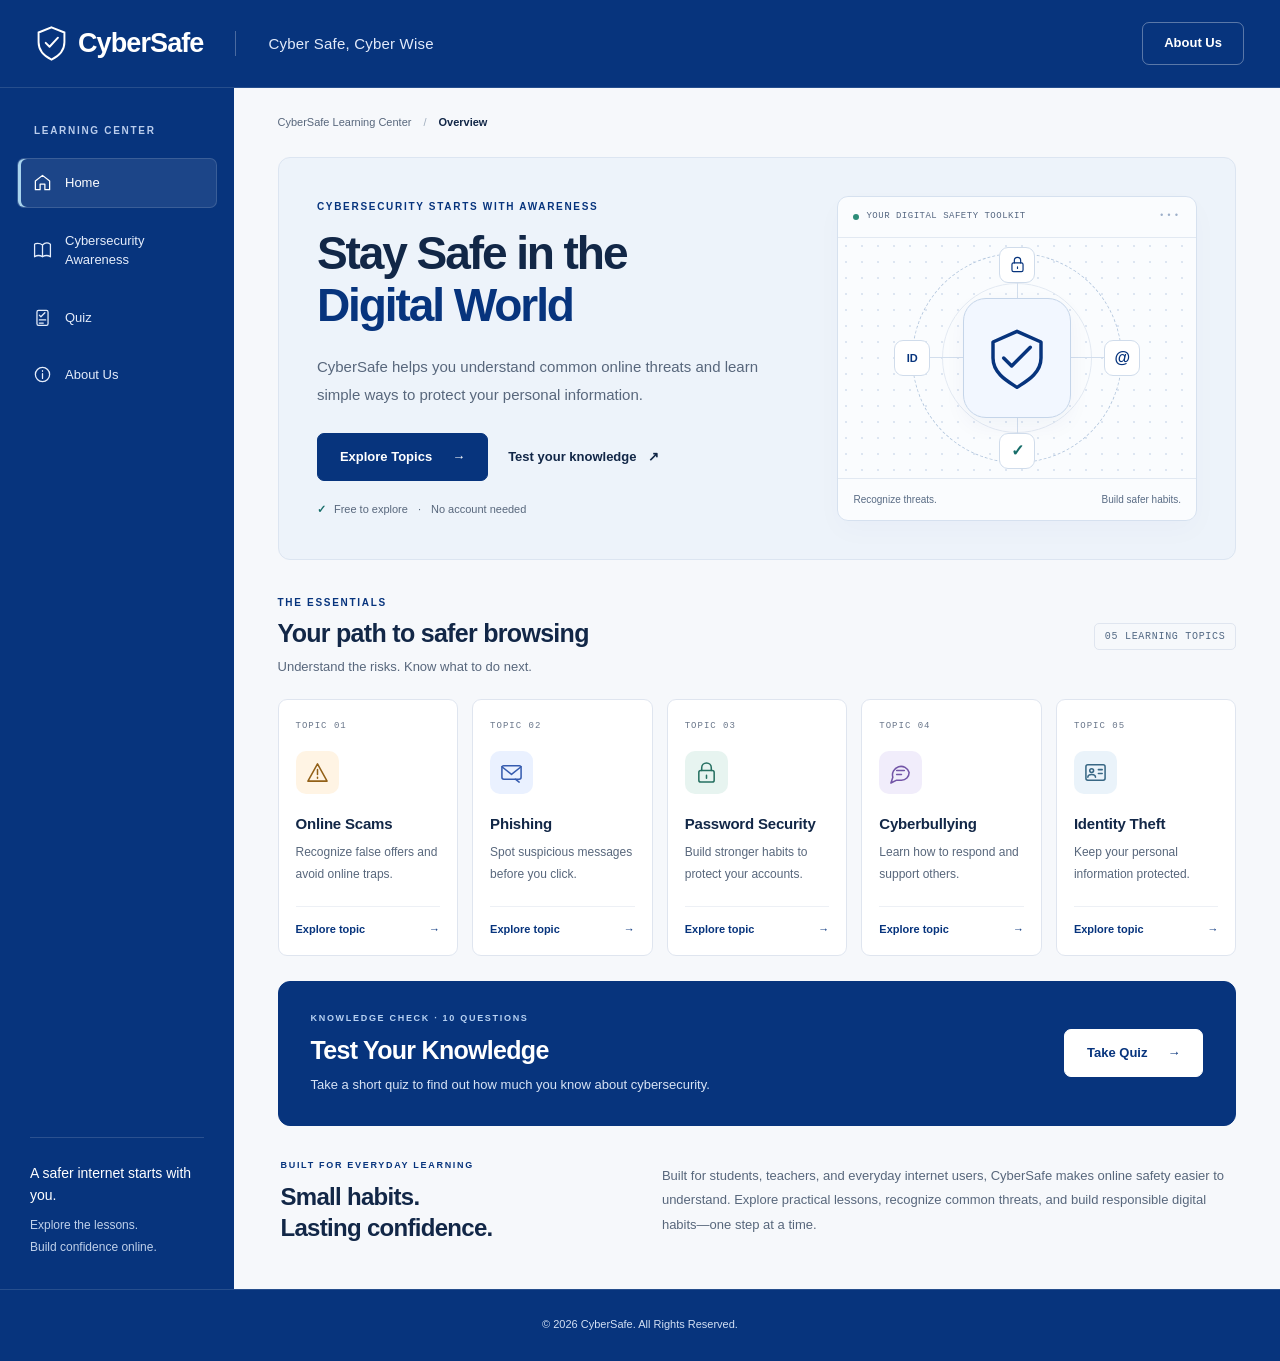
<file: index.html>
<!doctype html>
<html lang="en">
  <head>
    <meta charset="UTF-8" />
    <meta name="viewport" content="width=device-width, initial-scale=1.0" />
    <meta
      name="description"
      content="CyberSafe helps students, teachers, and internet users recognize online threats and practice safer digital habits."
    />
    <title>Home | CyberSafe</title>
    <link rel="icon" href="assets/images/logo.svg" type="image/svg+xml" />
    <link rel="stylesheet" href="assets/css/style.css" />
    <script src="assets/js/script.js" defer></script>
  </head>
  <body>
    <a class="skip-link" href="#main-content">Skip to main content</a>
    <header class="site-header">
      <a class="brand" href="index.html"
        ><img
          src="assets/images/logo.svg"
          alt=""
          width="31"
          height="37"
        />CyberSafe</a
      >
      <span class="tagline">Cyber Safe, Cyber Wise</span>
      <a class="header-about" href="about.html">About Us</a>
      <button
        class="menu-toggle"
        type="button"
        aria-controls="primary-navigation"
        aria-expanded="false"
      >
        ☰ <span>Menu</span>
      </button>
    </header>
    <div class="site-layout">
      <aside class="sidebar" id="primary-navigation">
        <p class="nav-caption">Learning center</p>
        <nav aria-label="Primary navigation">
          <a class="nav-link" href="index.html" aria-current="page"
            ><svg
              viewBox="0 0 24 24"
              fill="none"
              stroke="currentColor"
              stroke-width="1.6"
              stroke-linecap="round"
              stroke-linejoin="round"
              aria-hidden="true"
            >
              <path d="m3 10 9-7 9 7v11h-6v-7H9v7H3Z" /></svg
            ><span>Home</span></a
          >
          <a class="nav-link" href="awareness.html"
            ><svg
              viewBox="0 0 24 24"
              fill="none"
              stroke="currentColor"
              stroke-width="1.6"
              stroke-linecap="round"
              stroke-linejoin="round"
              aria-hidden="true"
            >
              <path
                d="M12 5C8 2 3 3 2 4v16c3-2 7-2 10 0 3-2 7-2 10 0V4c-3-2-7-2-10 1Zm0 0v15"
              /></svg
            ><span>Cybersecurity Awareness</span></a
          >
          <a class="nav-link" href="quiz.html"
            ><svg
              viewBox="0 0 24 24"
              fill="none"
              stroke="currentColor"
              stroke-width="1.6"
              stroke-linecap="round"
              stroke-linejoin="round"
              aria-hidden="true"
            >
              <rect x="5" y="3" width="14" height="19" rx="2" />
              <path d="m8 9 2 2 5-5M8 15h8m-8 4h5" /></svg
            ><span>Quiz</span></a
          >
          <a class="nav-link" href="about.html"
            ><svg
              viewBox="0 0 24 24"
              fill="none"
              stroke="currentColor"
              stroke-width="1.6"
              stroke-linecap="round"
              stroke-linejoin="round"
              aria-hidden="true"
            >
              <circle cx="12" cy="12" r="9" />
              <path d="M12 11v6m0-10v1" /></svg
            ><span>About Us</span></a
          >
        </nav>
        <p class="sidebar-note">
          <strong>A safer internet starts with you.</strong>Explore the
          lessons.<br />Build confidence online.
        </p>
      </aside>
      <main id="main-content" tabindex="-1">
        <div class="content">
          <div class="page-context">
            <span>CyberSafe Learning Center</span
            ><span class="context-divider" aria-hidden="true">/</span
            ><span>Overview</span>
          </div>
          <section class="hero" aria-labelledby="hero-title">
            <div>
              <p class="eyebrow">Cybersecurity starts with awareness</p>
              <h1 id="hero-title">
                Stay Safe in the<br /><span class="heading-accent"
                  >Digital World</span
                >
              </h1>
              <p class="intro">
                CyberSafe helps you understand common online threats and learn
                simple ways to protect your personal information.
              </p>
              <div class="hero-actions">
                <a class="button" href="awareness.html"
                  >Explore Topics <span aria-hidden="true">→</span></a
                ><a class="text-button" href="quiz.html"
                  >Test your knowledge <span aria-hidden="true">↗</span></a
                >
              </div>
              <p class="hero-note">
                <span aria-hidden="true">✓</span> Free to explore
                <span class="note-divider" aria-hidden="true">·</span> No
                account needed
              </p>
            </div>
            <div class="hero-art" aria-hidden="true">
              <div class="art-topline">
                <span class="art-dot"></span> YOUR DIGITAL SAFETY TOOLKIT
                <span class="art-window-dots">•••</span>
              </div>
              <div class="security-diagram">
                <span class="diagram-orbit"></span
                ><span class="diagram-orbit inner"></span
                ><span class="diagram-connection horizontal"></span
                ><span class="diagram-connection vertical"></span>
                <div class="hero-ring">
                  <svg
                    viewBox="0 0 24 24"
                    fill="none"
                    stroke="currentColor"
                    stroke-width="1.3"
                    stroke-linecap="round"
                    stroke-linejoin="round"
                  >
                    <path d="m12 2 9 4v6c0 6-6 9-9 11-3-2-9-5-9-11V6Z" />
                    <path d="m7 12 3 3 7-7" />
                  </svg>
                </div>
                <span class="diagram-node node-lock"
                  ><svg
                    viewBox="0 0 24 24"
                    fill="none"
                    stroke="currentColor"
                    stroke-width="1.5"
                    stroke-linecap="round"
                    stroke-linejoin="round"
                  >
                    <rect x="5" y="10" width="14" height="11" rx="2" />
                    <path d="M8 10V7a4 4 0 0 1 8 0v3m-4 5v2" /></svg></span
                ><span class="diagram-node node-mail">@</span
                ><span class="diagram-node node-id">ID</span
                ><span class="diagram-node node-check">✓</span>
              </div>
              <div class="art-bottomline">
                <span>Recognize threats.</span><span>Build safer habits.</span>
              </div>
            </div>
          </section>
          <section class="topics-section" aria-labelledby="topics-title">
            <div class="section-heading">
              <div>
                <p class="eyebrow">The essentials</p>
                <h2 id="topics-title">Your path to safer browsing</h2>
                <p class="section-description">
                  Understand the risks. Know what to do next.
                </p>
              </div>
              <span class="section-count">05 learning topics</span>
            </div>
            <div class="topics">
              <a class="topic-card topic-1" href="awareness.html#online-scams"
                ><span class="topic-number">TOPIC 01</span
                ><span class="icon-box"
                  ><svg
                    viewBox="0 0 24 24"
                    fill="none"
                    stroke="currentColor"
                    stroke-width="1.6"
                    stroke-linecap="round"
                    stroke-linejoin="round"
                    aria-hidden="true"
                  >
                    <path d="m12 3 10 18H2L12 3Zm0 6v5m0 3v1" /></svg
                ></span>
                <h3>Online Scams</h3>
                <p>Recognize false offers and avoid online traps.</p>
                <span class="card-link"
                  >Explore topic <span aria-hidden="true">→</span></span
                ></a
              ><a class="topic-card topic-2" href="awareness.html#phishing"
                ><span class="topic-number">TOPIC 02</span
                ><span class="icon-box"
                  ><svg
                    viewBox="0 0 24 24"
                    fill="none"
                    stroke="currentColor"
                    stroke-width="1.6"
                    stroke-linecap="round"
                    stroke-linejoin="round"
                    aria-hidden="true"
                  >
                    <rect x="2" y="5" width="20" height="14" rx="2" />
                    <path d="m2 6 10 8L22 6m-6 13 4 3" /></svg
                ></span>
                <h3>Phishing</h3>
                <p>Spot suspicious messages before you click.</p>
                <span class="card-link"
                  >Explore topic <span aria-hidden="true">→</span></span
                ></a
              ><a
                class="topic-card topic-3"
                href="awareness.html#password-security"
                ><span class="topic-number">TOPIC 03</span
                ><span class="icon-box"
                  ><svg
                    viewBox="0 0 24 24"
                    fill="none"
                    stroke="currentColor"
                    stroke-width="1.6"
                    stroke-linecap="round"
                    stroke-linejoin="round"
                    aria-hidden="true"
                  >
                    <rect x="4" y="10" width="16" height="12" rx="2" />
                    <path d="M7 10V7a5 5 0 0 1 10 0v3m-5 5v3" /></svg
                ></span>
                <h3>Password Security</h3>
                <p>Build stronger habits to protect your accounts.</p>
                <span class="card-link"
                  >Explore topic <span aria-hidden="true">→</span></span
                ></a
              ><a class="topic-card topic-4" href="awareness.html#cyberbullying"
                ><span class="topic-number">TOPIC 04</span
                ><span class="icon-box"
                  ><svg
                    viewBox="0 0 24 24"
                    fill="none"
                    stroke="currentColor"
                    stroke-width="1.6"
                    stroke-linecap="round"
                    stroke-linejoin="round"
                    aria-hidden="true"
                  >
                    <path d="M21 12a8 8 0 0 1-8 8H8l-6 3 2-6a8 8 0 1 1 17-5Z" />
                    <path d="M8 10h8m-8 4h5" /></svg
                ></span>
                <h3>Cyberbullying</h3>
                <p>Learn how to respond and support others.</p>
                <span class="card-link"
                  >Explore topic <span aria-hidden="true">→</span></span
                ></a
              ><a
                class="topic-card topic-5"
                href="awareness.html#identity-theft"
                ><span class="topic-number">TOPIC 05</span
                ><span class="icon-box"
                  ><svg
                    viewBox="0 0 24 24"
                    fill="none"
                    stroke="currentColor"
                    stroke-width="1.6"
                    stroke-linecap="round"
                    stroke-linejoin="round"
                    aria-hidden="true"
                  >
                    <rect x="2" y="4" width="20" height="16" rx="2" />
                    <circle cx="8" cy="10" r="2" />
                    <path d="M4 17c0-4 8-4 8 0m3-8h4m-4 4h4" /></svg
                ></span>
                <h3>Identity Theft</h3>
                <p>Keep your personal information protected.</p>
                <span class="card-link"
                  >Explore topic <span aria-hidden="true">→</span></span
                ></a
              >
            </div>
          </section>
          <section class="quiz-cta" aria-labelledby="quiz-title">
            <div>
              <p class="eyebrow">Knowledge check · 10 questions</p>
              <h2 id="quiz-title">Test Your Knowledge</h2>
              <p>
                Take a short quiz to find out how much you know about
                cybersecurity.
              </p>
            </div>
            <a class="button" href="quiz.html"
              >Take Quiz <span aria-hidden="true">→</span></a
            >
          </section>
          <section class="purpose" aria-labelledby="purpose-title">
            <div>
              <p class="eyebrow">Built for everyday learning</p>
              <h2 id="purpose-title">
                Small habits.<br />
                Lasting confidence.
              </h2>
            </div>
            <p>
              Built for students, teachers, and everyday internet users,
              CyberSafe makes online safety easier to understand. Explore
              practical lessons, recognize common threats, and build responsible
              digital habits—one step at a time.
            </p>
          </section>
        </div>
      </main>
    </div>
    <footer class="site-footer">© 2026 CyberSafe. All Rights Reserved.</footer>
  </body>
</html>
</file>
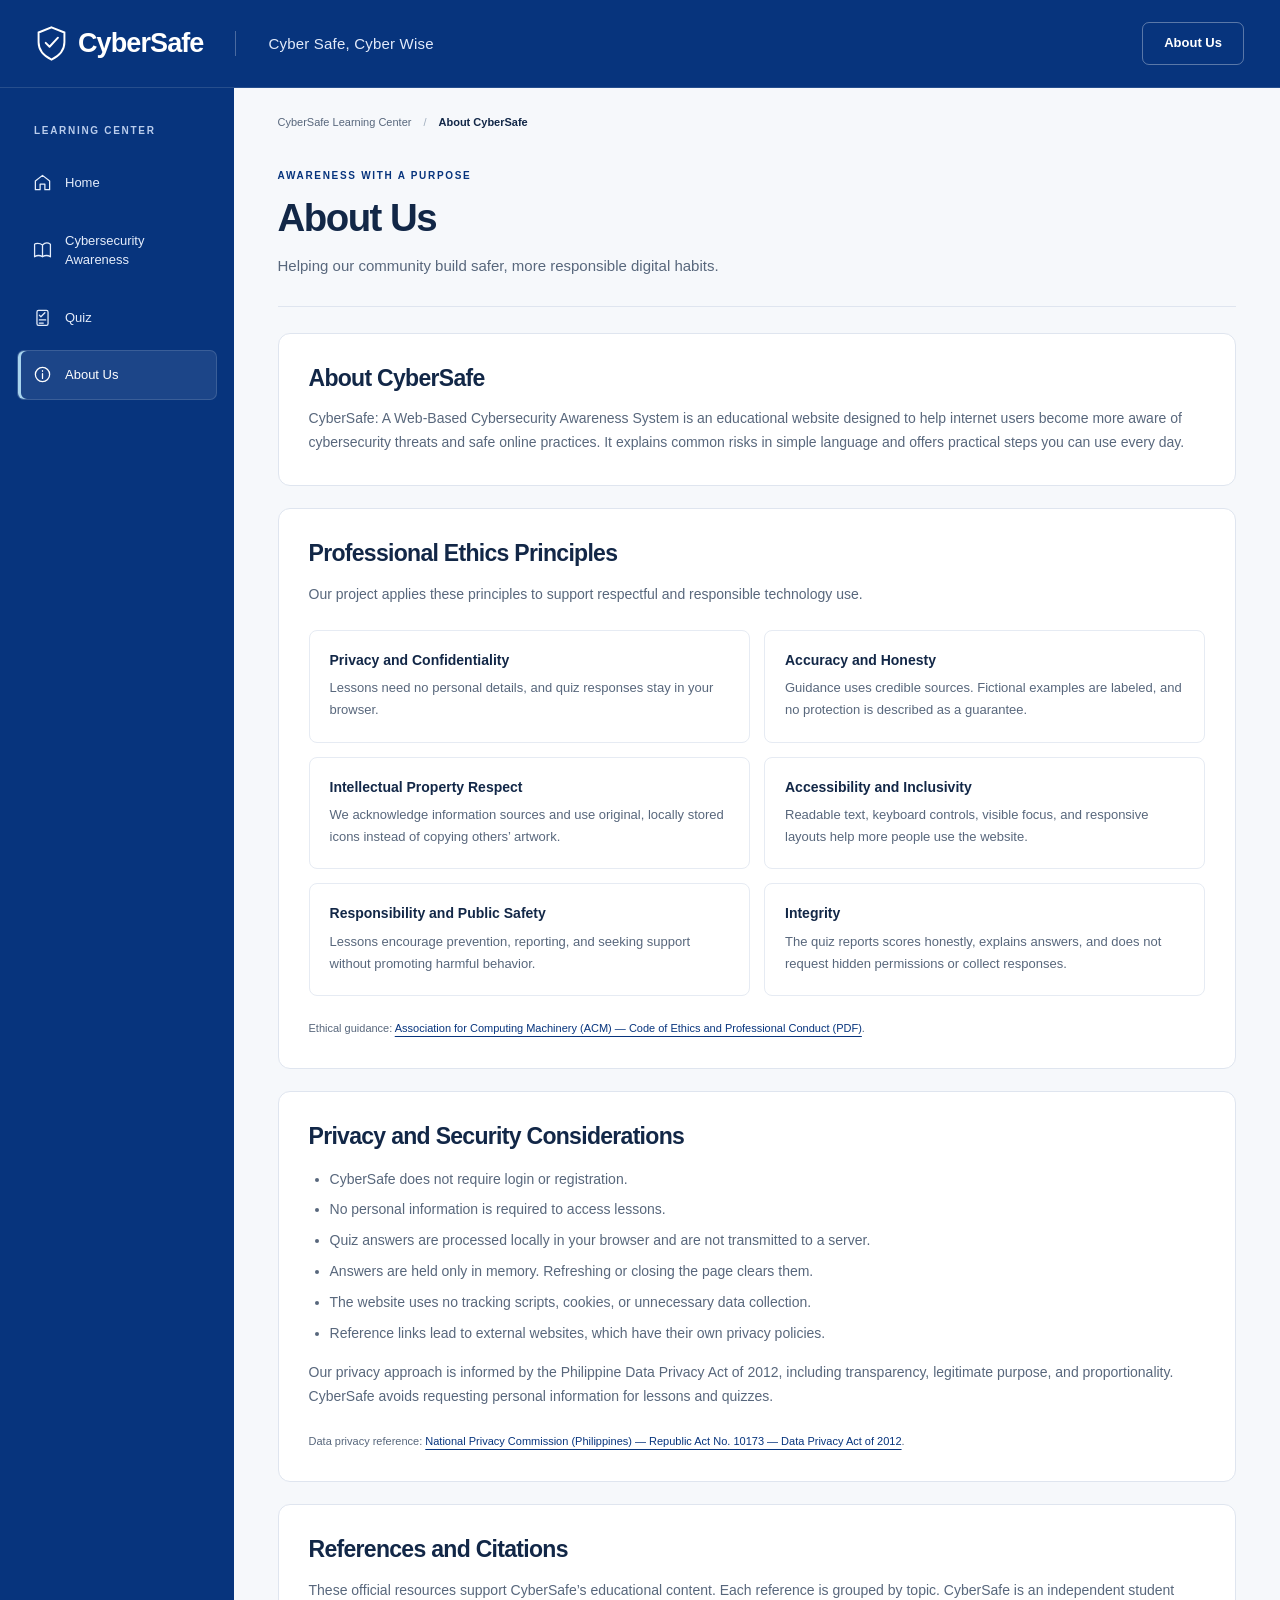
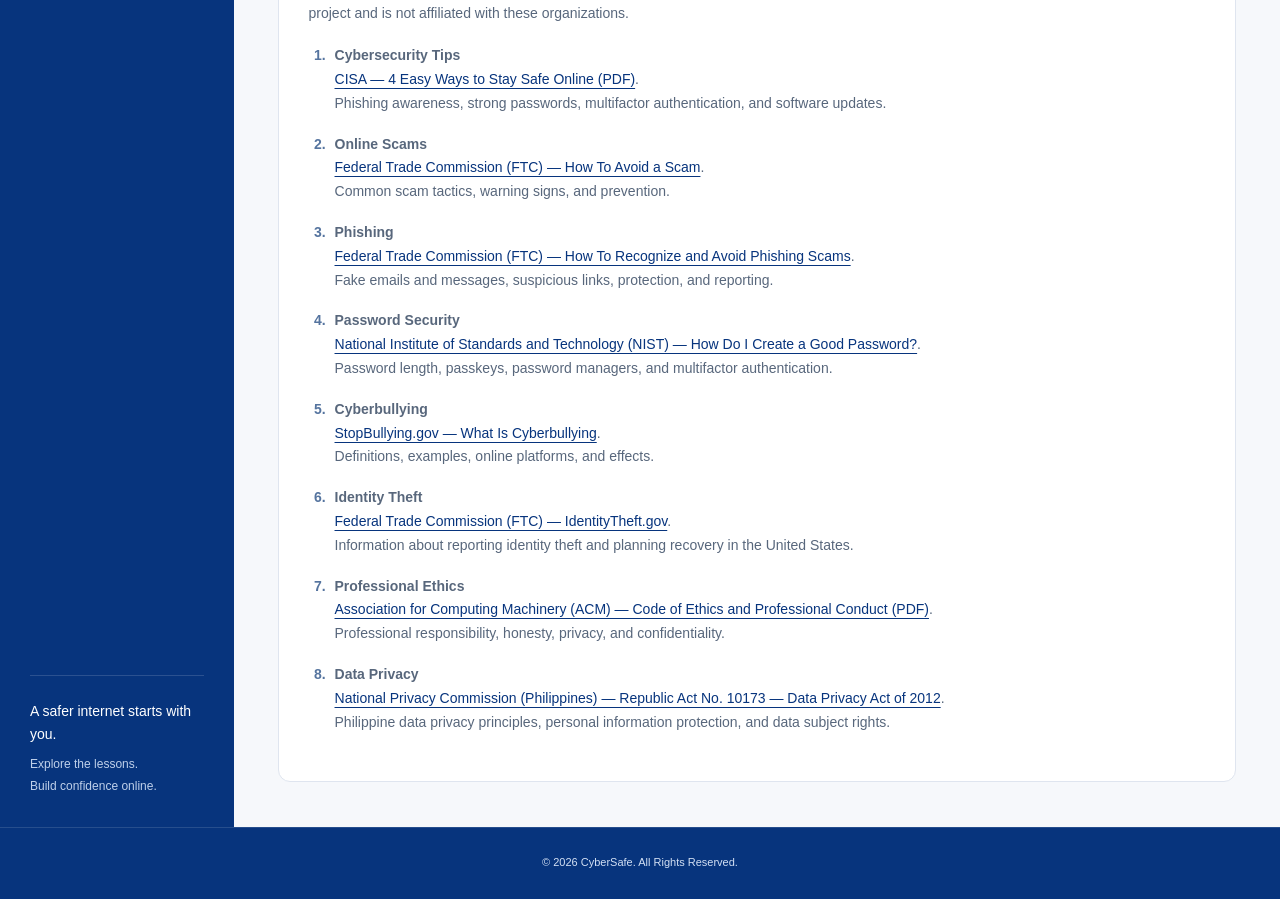
<file: about.html>
<!doctype html>
<html lang="en">
  <head>
    <meta charset="UTF-8" />
    <meta name="viewport" content="width=device-width, initial-scale=1.0" />
    <meta
      name="description"
      content="CyberSafe helps students, teachers, and internet users recognize online threats and practice safer digital habits."
    />
    <title>About Us | CyberSafe</title>
    <link rel="icon" href="assets/images/logo.svg" type="image/svg+xml" />
    <link rel="stylesheet" href="assets/css/style.css" />
    <script src="assets/js/script.js" defer></script>
  </head>
  <body>
    <a class="skip-link" href="#main-content">Skip to main content</a>
    <header class="site-header">
      <a class="brand" href="index.html"
        ><img
          src="assets/images/logo.svg"
          alt=""
          width="31"
          height="37"
        />CyberSafe</a
      >
      <span class="tagline">Cyber Safe, Cyber Wise</span>
      <a class="header-about" href="about.html">About Us</a>
      <button
        class="menu-toggle"
        type="button"
        aria-controls="primary-navigation"
        aria-expanded="false"
      >
        ☰ <span>Menu</span>
      </button>
    </header>
    <div class="site-layout">
      <aside class="sidebar" id="primary-navigation">
        <p class="nav-caption">Learning center</p>
        <nav aria-label="Primary navigation">
          <a class="nav-link" href="index.html"
            ><svg
              viewBox="0 0 24 24"
              fill="none"
              stroke="currentColor"
              stroke-width="1.6"
              stroke-linecap="round"
              stroke-linejoin="round"
              aria-hidden="true"
            >
              <path d="m3 10 9-7 9 7v11h-6v-7H9v7H3Z" /></svg
            ><span>Home</span></a
          >
          <a class="nav-link" href="awareness.html"
            ><svg
              viewBox="0 0 24 24"
              fill="none"
              stroke="currentColor"
              stroke-width="1.6"
              stroke-linecap="round"
              stroke-linejoin="round"
              aria-hidden="true"
            >
              <path
                d="M12 5C8 2 3 3 2 4v16c3-2 7-2 10 0 3-2 7-2 10 0V4c-3-2-7-2-10 1Zm0 0v15"
              /></svg
            ><span>Cybersecurity Awareness</span></a
          >
          <a class="nav-link" href="quiz.html"
            ><svg
              viewBox="0 0 24 24"
              fill="none"
              stroke="currentColor"
              stroke-width="1.6"
              stroke-linecap="round"
              stroke-linejoin="round"
              aria-hidden="true"
            >
              <rect x="5" y="3" width="14" height="19" rx="2" />
              <path d="m8 9 2 2 5-5M8 15h8m-8 4h5" /></svg
            ><span>Quiz</span></a
          >
          <a class="nav-link" href="about.html" aria-current="page"
            ><svg
              viewBox="0 0 24 24"
              fill="none"
              stroke="currentColor"
              stroke-width="1.6"
              stroke-linecap="round"
              stroke-linejoin="round"
              aria-hidden="true"
            >
              <circle cx="12" cy="12" r="9" />
              <path d="M12 11v6m0-10v1" /></svg
            ><span>About Us</span></a
          >
        </nav>
        <p class="sidebar-note">
          <strong>A safer internet starts with you.</strong>Explore the
          lessons.<br />Build confidence online.
        </p>
      </aside>
      <main id="main-content" tabindex="-1">
        <div class="content">
          <div class="page-context">
            <span>CyberSafe Learning Center</span
            ><span class="context-divider" aria-hidden="true">/</span
            ><span>About CyberSafe</span>
          </div>
          <header class="page-heading">
            <p class="eyebrow">Awareness with a purpose</p>
            <h1>About Us</h1>
            <p class="intro">
              Helping our community build safer, more responsible digital
              habits.
            </p>
          </header>
          <div class="about-stack">
            <section class="panel">
              <h2>About CyberSafe</h2>
              <p>
                CyberSafe: A Web-Based Cybersecurity Awareness System is an
                educational website designed to help internet users become more
                aware of cybersecurity threats and safe online practices. It
                explains common risks in simple language and offers practical
                steps you can use every day.
              </p>
            </section>
            
            <section class="panel">
              <h2>Professional Ethics Principles</h2>
              <p>
                Our project applies these principles to support respectful and
                responsible technology use.
              </p>
              <div class="ethics-grid">
                <div>
                  <h3>Privacy and Confidentiality</h3>
                  <p>
                    Lessons need no personal details, and quiz responses stay in
                    your browser.
                  </p>
                </div>
                <div>
                  <h3>Accuracy and Honesty</h3>
                  <p>
                    Guidance uses credible sources. Fictional examples are
                    labeled, and no protection is described as a guarantee.
                  </p>
                </div>
                <div>
                  <h3>Intellectual Property Respect</h3>
                  <p>
                    We acknowledge information sources and use original, locally
                    stored icons instead of copying others’ artwork.
                  </p>
                </div>
                <div>
                  <h3>Accessibility and Inclusivity</h3>
                  <p>
                    Readable text, keyboard controls, visible focus, and
                    responsive layouts help more people use the website.
                  </p>
                </div>
                <div>
                  <h3>Responsibility and Public Safety</h3>
                  <p>
                    Lessons encourage prevention, reporting, and seeking support
                    without promoting harmful behavior.
                  </p>
                </div>
                <div>
                  <h3>Integrity</h3>
                  <p>
                    The quiz reports scores honestly, explains answers, and does
                    not request hidden permissions or collect responses.
                  </p>
                </div>
              </div>
              <p class="source">
                Ethical guidance:
                <a
                  href="https://www.acm.org/binaries/content/assets/about/acm-code-of-ethics-and-professional-conduct.pdf"
                  >Association for Computing Machinery (ACM) — Code of Ethics
                  and Professional Conduct (PDF)</a
                >.
              </p>
            </section>
            <section class="panel">
              <h2>Privacy and Security Considerations</h2>
              <ul>
                <li>CyberSafe does not require login or registration.</li>
                <li>No personal information is required to access lessons.</li>
                <li>
                  Quiz answers are processed locally in your browser and are not
                  transmitted to a server.
                </li>
                <li>
                  Answers are held only in memory. Refreshing or closing the
                  page clears them.
                </li>
                <li>
                  The website uses no tracking scripts, cookies, or unnecessary
                  data collection.
                </li>
                <li>
                  Reference links lead to external websites, which have their
                  own privacy policies.
                </li>
              </ul>
              <p>
                Our privacy approach is informed by the Philippine Data Privacy
                Act of 2012, including transparency, legitimate purpose, and
                proportionality. CyberSafe avoids requesting personal
                information for lessons and quizzes.
              </p>
              <p class="source">
                Data privacy reference:
                <a href="https://privacy.gov.ph/data-privacy-act/"
                  >National Privacy Commission (Philippines) — Republic Act No.
                  10173 — Data Privacy Act of 2012</a
                >.
              </p>
            </section>
            <section
              class="panel references"
              id="references"
              aria-labelledby="references-title"
            >
              <h2 id="references-title">References and Citations</h2>
              <p>
                These official resources support CyberSafe’s educational
                content. Each reference is grouped by topic. CyberSafe is an
                independent student project and is not affiliated with these
                organizations.
              </p>
              <ol>
                <li>
                  <strong>Cybersecurity Tips</strong><br /><a
                    href="https://www.cisa.gov/sites/default/files/2024-09/Secure-Our-World-4-Easy-Ways-Stay-Safe-Online-Tip-Sheet.pdf"
                    >CISA — 4 Easy Ways to Stay Safe Online (PDF)</a
                  >.<br />Phishing awareness, strong passwords, multifactor
                  authentication, and software updates.
                </li>
                <li>
                  <strong>Online Scams</strong><br /><a
                    href="https://consumer.ftc.gov/articles/how-avoid-scam"
                    >Federal Trade Commission (FTC) — How To Avoid a Scam</a
                  >.<br />Common scam tactics, warning signs, and prevention.
                </li>
                <li>
                  <strong>Phishing</strong><br /><a
                    href="https://consumer.ftc.gov/articles/how-recognize-avoid-phishing-scams"
                    >Federal Trade Commission (FTC) — How To Recognize and Avoid
                    Phishing Scams</a
                  >.<br />Fake emails and messages, suspicious links,
                  protection, and reporting.
                </li>
                <li>
                  <strong>Password Security</strong><br /><a
                    href="https://www.nist.gov/cybersecurity-and-privacy/how-do-i-create-good-password"
                    >National Institute of Standards and Technology (NIST) — How
                    Do I Create a Good Password?</a
                  >.<br />Password length, passkeys, password managers, and
                  multifactor authentication.
                </li>
                <li>
                  <strong>Cyberbullying</strong><br /><a
                    href="https://www.stopbullying.gov/cyberbullying/what-is-it"
                    >StopBullying.gov — What Is Cyberbullying</a
                  >.<br />Definitions, examples, online platforms, and effects.
                </li>
                <li>
                  <strong>Identity Theft</strong><br /><a
                    href="https://www.identitytheft.gov/"
                    >Federal Trade Commission (FTC) — IdentityTheft.gov</a
                  >.<br />Information about reporting identity theft and
                  planning recovery in the United States.
                </li>
                <li>
                  <strong>Professional Ethics</strong><br /><a
                    href="https://www.acm.org/binaries/content/assets/about/acm-code-of-ethics-and-professional-conduct.pdf"
                    >Association for Computing Machinery (ACM) — Code of Ethics
                    and Professional Conduct (PDF)</a
                  >.<br />Professional responsibility, honesty, privacy, and
                  confidentiality.
                </li>
                <li>
                  <strong>Data Privacy</strong><br /><a
                    href="https://privacy.gov.ph/data-privacy-act/"
                    >National Privacy Commission (Philippines) — Republic Act
                    No. 10173 — Data Privacy Act of 2012</a
                  >.<br />Philippine data privacy principles, personal
                  information protection, and data subject rights.
                </li>
              </ol>
            </section>
          </div>
        </div>
      </main>
    </div>
    <footer class="site-footer">© 2026 CyberSafe. All Rights Reserved.</footer>
  </body>
</html>
</file>
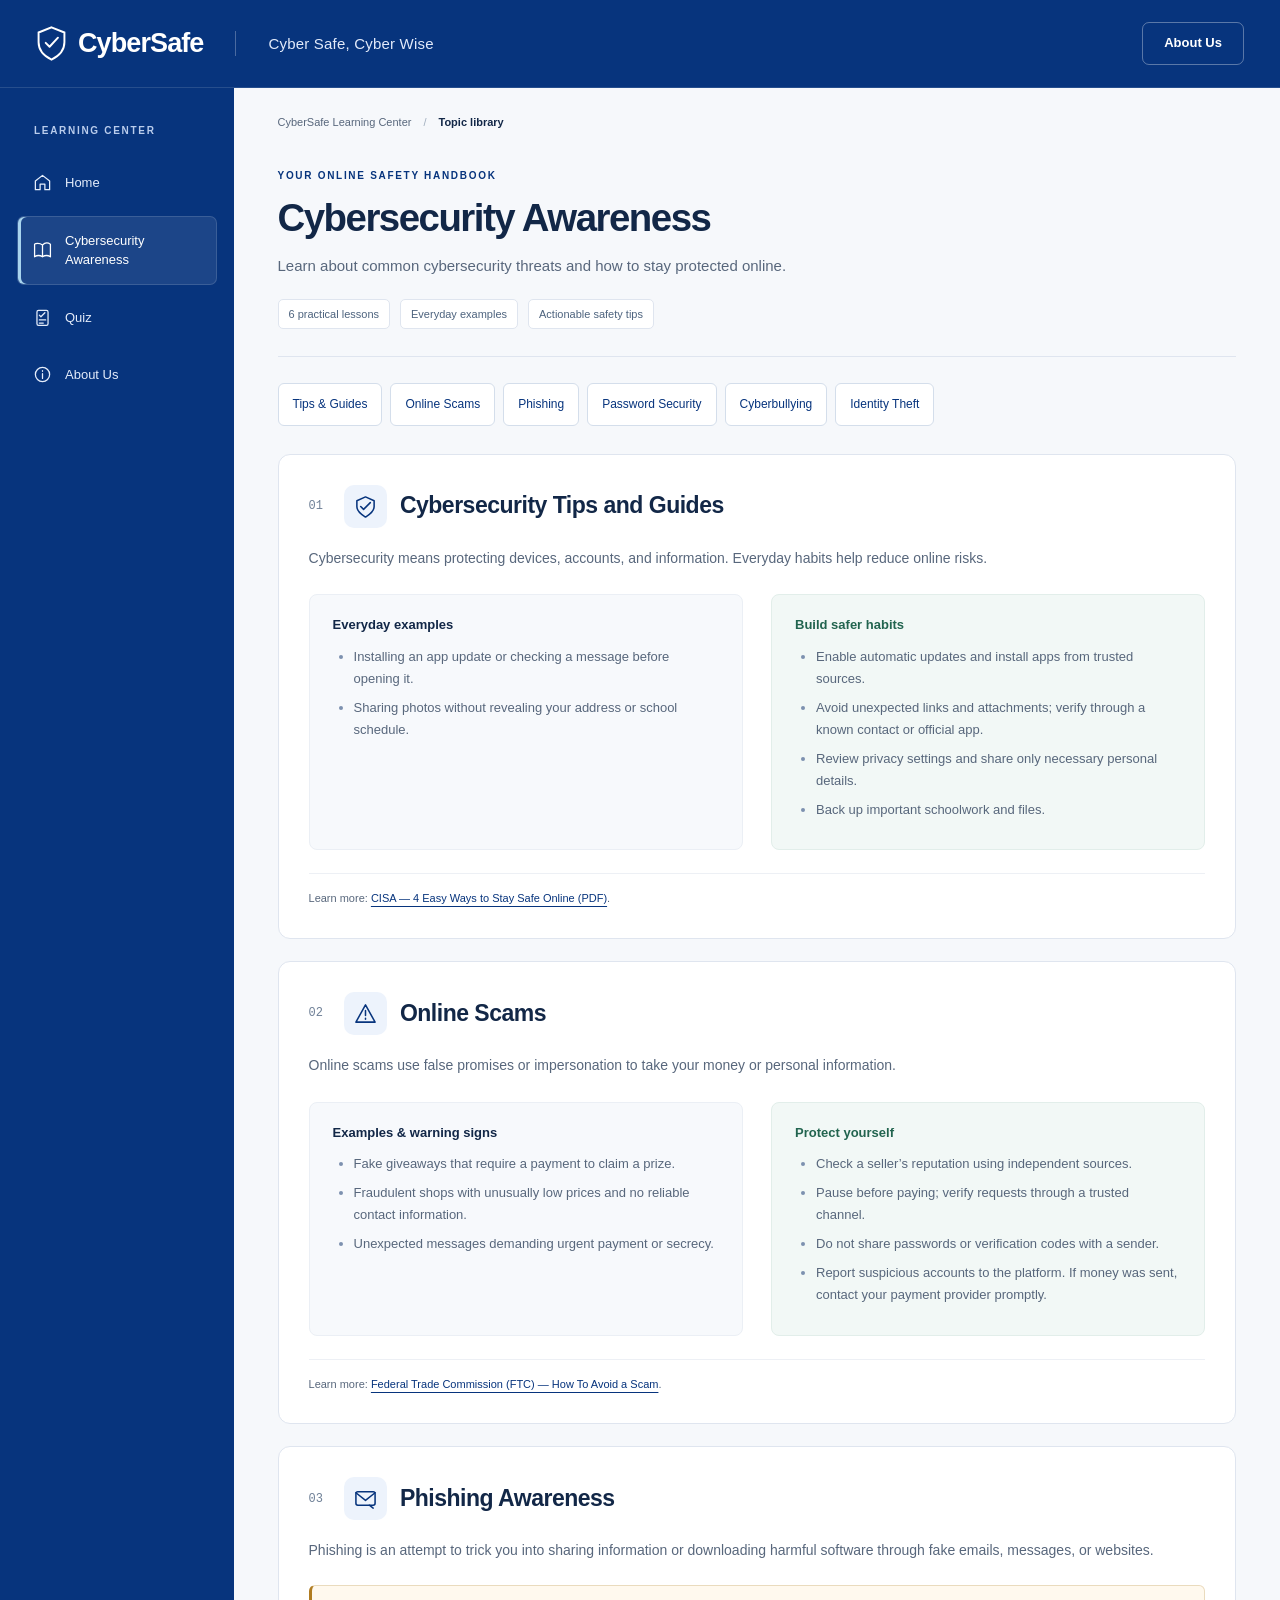
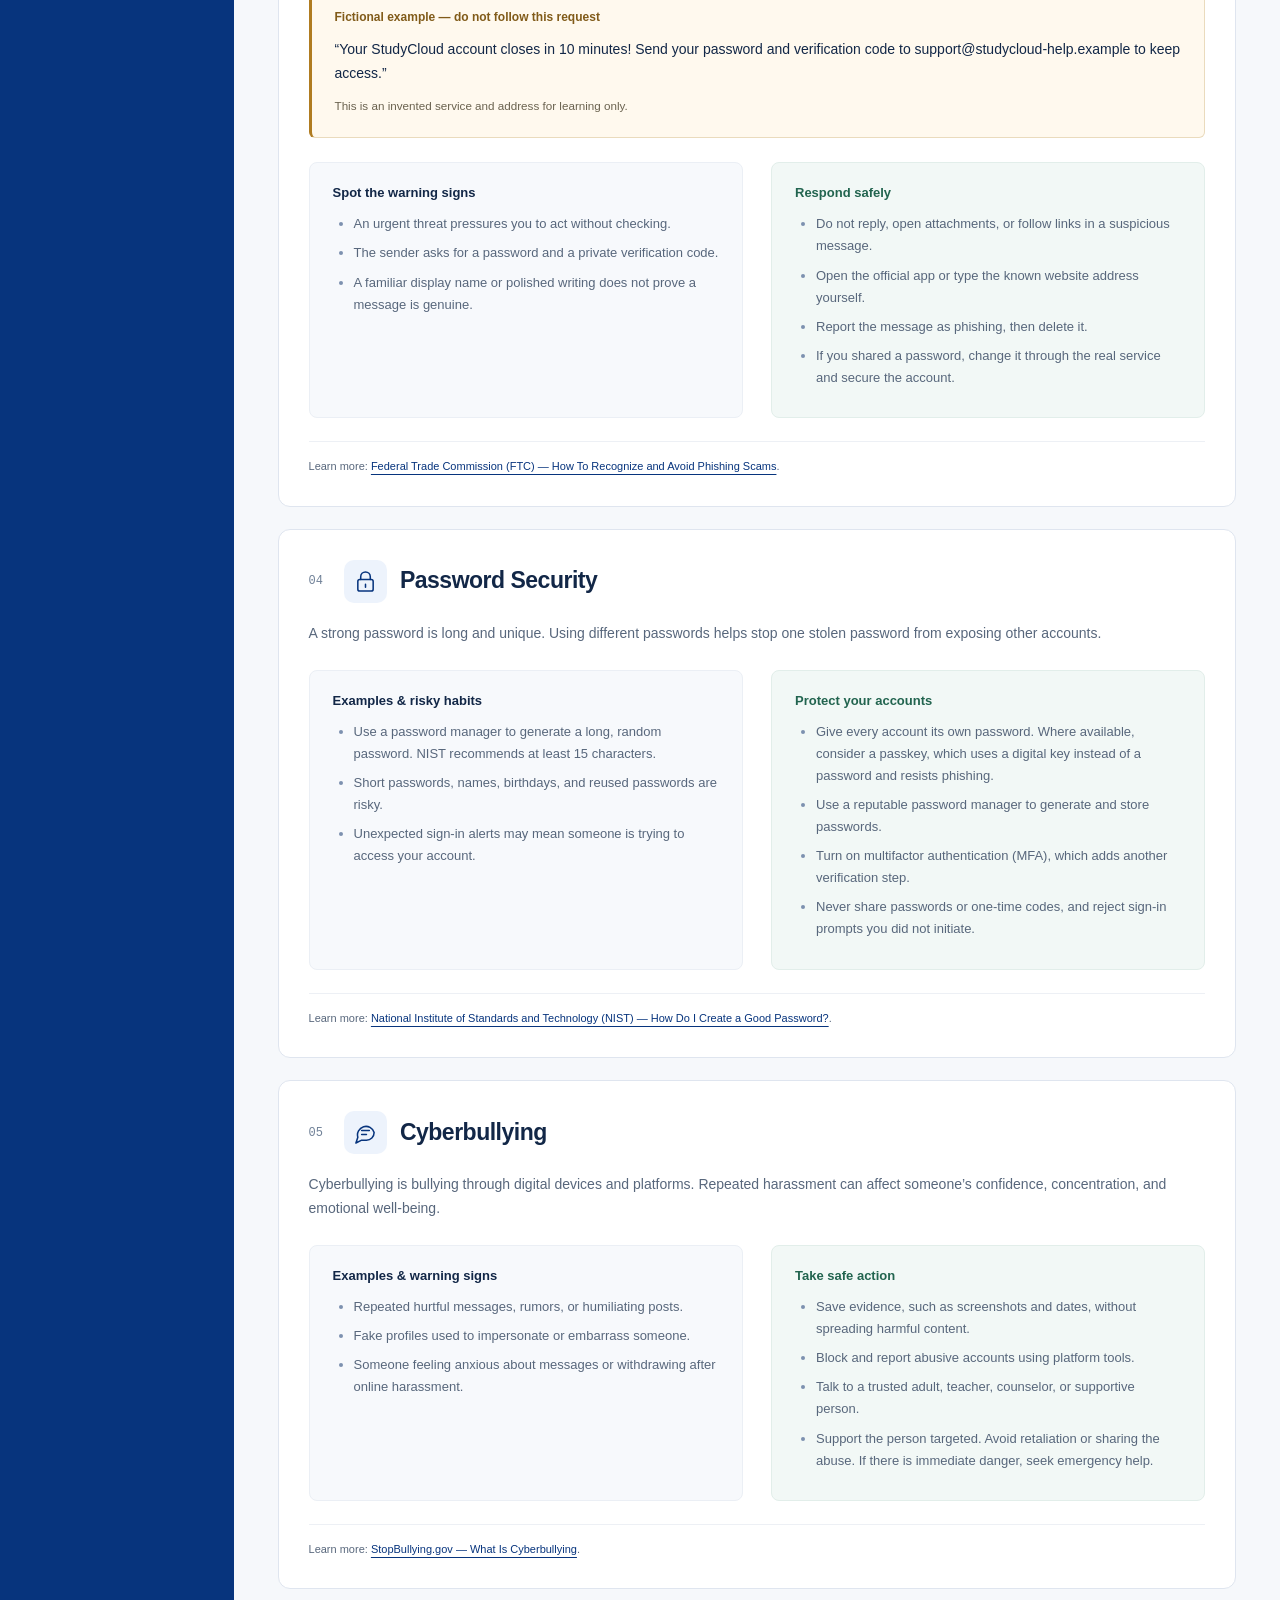
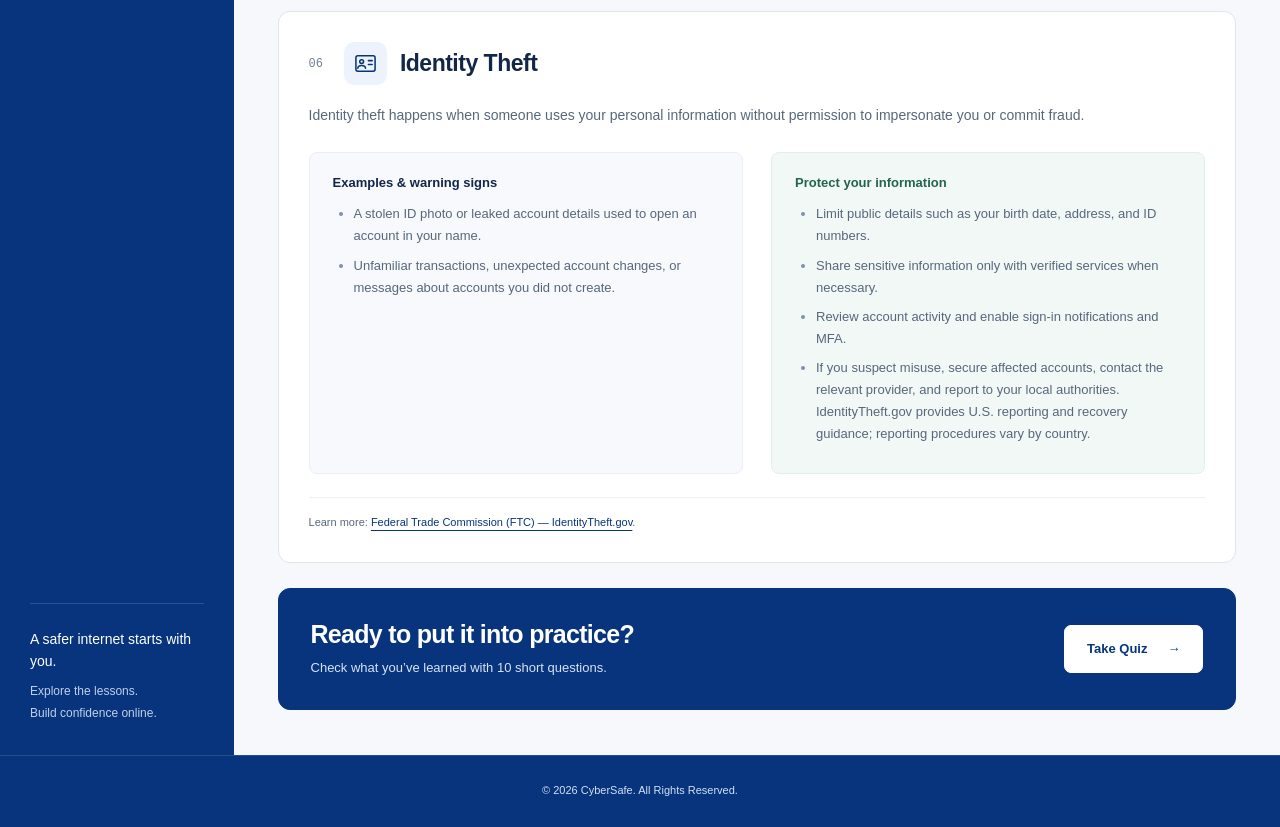
<file: awareness.html>
<!doctype html>
<html lang="en">
  <head>
    <meta charset="UTF-8" />
    <meta name="viewport" content="width=device-width, initial-scale=1.0" />
    <meta
      name="description"
      content="CyberSafe helps students, teachers, and internet users recognize online threats and practice safer digital habits."
    />
    <title>Cybersecurity Awareness | CyberSafe</title>
    <link rel="icon" href="assets/images/logo.svg" type="image/svg+xml" />
    <link rel="stylesheet" href="assets/css/style.css" />
    <script src="assets/js/script.js" defer></script>
  </head>
  <body>
    <a class="skip-link" href="#main-content">Skip to main content</a>
    <header class="site-header">
      <a class="brand" href="index.html"
        ><img
          src="assets/images/logo.svg"
          alt=""
          width="31"
          height="37"
        />CyberSafe</a
      >
      <span class="tagline">Cyber Safe, Cyber Wise</span>
      <a class="header-about" href="about.html">About Us</a>
      <button
        class="menu-toggle"
        type="button"
        aria-controls="primary-navigation"
        aria-expanded="false"
      >
        ☰ <span>Menu</span>
      </button>
    </header>
    <div class="site-layout">
      <aside class="sidebar" id="primary-navigation">
        <p class="nav-caption">Learning center</p>
        <nav aria-label="Primary navigation">
          <a class="nav-link" href="index.html"
            ><svg
              viewBox="0 0 24 24"
              fill="none"
              stroke="currentColor"
              stroke-width="1.6"
              stroke-linecap="round"
              stroke-linejoin="round"
              aria-hidden="true"
            >
              <path d="m3 10 9-7 9 7v11h-6v-7H9v7H3Z" /></svg
            ><span>Home</span></a
          >
          <a class="nav-link" href="awareness.html" aria-current="page"
            ><svg
              viewBox="0 0 24 24"
              fill="none"
              stroke="currentColor"
              stroke-width="1.6"
              stroke-linecap="round"
              stroke-linejoin="round"
              aria-hidden="true"
            >
              <path
                d="M12 5C8 2 3 3 2 4v16c3-2 7-2 10 0 3-2 7-2 10 0V4c-3-2-7-2-10 1Zm0 0v15"
              /></svg
            ><span>Cybersecurity Awareness</span></a
          >
          <a class="nav-link" href="quiz.html"
            ><svg
              viewBox="0 0 24 24"
              fill="none"
              stroke="currentColor"
              stroke-width="1.6"
              stroke-linecap="round"
              stroke-linejoin="round"
              aria-hidden="true"
            >
              <rect x="5" y="3" width="14" height="19" rx="2" />
              <path d="m8 9 2 2 5-5M8 15h8m-8 4h5" /></svg
            ><span>Quiz</span></a
          >
          <a class="nav-link" href="about.html"
            ><svg
              viewBox="0 0 24 24"
              fill="none"
              stroke="currentColor"
              stroke-width="1.6"
              stroke-linecap="round"
              stroke-linejoin="round"
              aria-hidden="true"
            >
              <circle cx="12" cy="12" r="9" />
              <path d="M12 11v6m0-10v1" /></svg
            ><span>About Us</span></a
          >
        </nav>
        <p class="sidebar-note">
          <strong>A safer internet starts with you.</strong>Explore the
          lessons.<br />Build confidence online.
        </p>
      </aside>
      <main id="main-content" tabindex="-1">
        <div class="content">
          <div class="page-context">
            <span>CyberSafe Learning Center</span
            ><span class="context-divider" aria-hidden="true">/</span
            ><span>Topic library</span>
          </div>
          <header class="page-heading">
            <p class="eyebrow">Your online safety handbook</p>
            <h1>Cybersecurity Awareness</h1>
            <p class="intro">
              Learn about common cybersecurity threats and how to stay protected
              online.
            </p>
            <div class="page-tags">
              <span>6 practical lessons</span><span>Everyday examples</span
              ><span>Actionable safety tips</span>
            </div>
          </header>
          <nav aria-label="Jump to a cybersecurity topic">
            <ul class="topic-jumps">
              <li><a href="#tips-guides">Tips & Guides</a></li>
              <li><a href="#online-scams">Online Scams</a></li>
              <li><a href="#phishing">Phishing</a></li>
              <li><a href="#password-security">Password Security</a></li>
              <li><a href="#cyberbullying">Cyberbullying</a></li>
              <li><a href="#identity-theft">Identity Theft</a></li>
            </ul>
          </nav>
          <section
            class="lesson"
            id="tips-guides"
            aria-labelledby="tips-guides-title"
          >
            <div class="lesson-title">
              <span class="lesson-number">01</span
              ><span class="icon-box"
                ><svg
                  viewBox="0 0 24 24"
                  fill="none"
                  stroke="currentColor"
                  stroke-width="1.6"
                  stroke-linecap="round"
                  stroke-linejoin="round"
                  aria-hidden="true"
                >
                  <path d="m12 2 9 4v6c0 6-6 9-9 11-3-2-9-5-9-11V6Z" />
                  <path d="m7 12 3 3 7-7" /></svg
              ></span>
              <h2 id="tips-guides-title">Cybersecurity Tips and Guides</h2>
            </div>
            <p>
              Cybersecurity means protecting devices, accounts, and information.
              Everyday habits help reduce online risks.
            </p>
            <div class="lesson-grid">
              <div>
                <h3>Everyday examples</h3>
                <ul>
                  <li>
                    Installing an app update or checking a message before
                    opening it.
                  </li>
                  <li>
                    Sharing photos without revealing your address or school
                    schedule.
                  </li>
                </ul>
              </div>
              <div>
                <h3>Build safer habits</h3>
                <ul>
                  <li>
                    Enable automatic updates and install apps from trusted
                    sources.
                  </li>
                  <li>
                    Avoid unexpected links and attachments; verify through a
                    known contact or official app.
                  </li>
                  <li>
                    Review privacy settings and share only necessary personal
                    details.
                  </li>
                  <li>Back up important schoolwork and files.</li>
                </ul>
              </div>
            </div>
            <p class="source">
              Learn more:
              <a
                href="https://www.cisa.gov/sites/default/files/2024-09/Secure-Our-World-4-Easy-Ways-Stay-Safe-Online-Tip-Sheet.pdf"
                >CISA — 4 Easy Ways to Stay Safe Online (PDF)</a
              >.
            </p>
          </section>
          <section
            class="lesson"
            id="online-scams"
            aria-labelledby="online-scams-title"
          >
            <div class="lesson-title">
              <span class="lesson-number">02</span
              ><span class="icon-box"
                ><svg
                  viewBox="0 0 24 24"
                  fill="none"
                  stroke="currentColor"
                  stroke-width="1.6"
                  stroke-linecap="round"
                  stroke-linejoin="round"
                  aria-hidden="true"
                >
                  <path d="m12 3 10 18H2L12 3Zm0 6v5m0 3v1" /></svg
              ></span>
              <h2 id="online-scams-title">Online Scams</h2>
            </div>
            <p>
              Online scams use false promises or impersonation to take your
              money or personal information.
            </p>
            <div class="lesson-grid">
              <div>
                <h3>Examples & warning signs</h3>
                <ul>
                  <li>
                    Fake giveaways that require a payment to claim a prize.
                  </li>
                  <li>
                    Fraudulent shops with unusually low prices and no reliable
                    contact information.
                  </li>
                  <li>
                    Unexpected messages demanding urgent payment or secrecy.
                  </li>
                </ul>
              </div>
              <div>
                <h3>Protect yourself</h3>
                <ul>
                  <li>
                    Check a seller’s reputation using independent sources.
                  </li>
                  <li>
                    Pause before paying; verify requests through a trusted
                    channel.
                  </li>
                  <li>
                    Do not share passwords or verification codes with a sender.
                  </li>
                  <li>
                    Report suspicious accounts to the platform. If money was
                    sent, contact your payment provider promptly.
                  </li>
                </ul>
              </div>
            </div>
            <p class="source">
              Learn more:
              <a href="https://consumer.ftc.gov/articles/how-avoid-scam"
                >Federal Trade Commission (FTC) — How To Avoid a Scam</a
              >.
            </p>
          </section>
          <section
            class="lesson"
            id="phishing"
            aria-labelledby="phishing-title"
          >
            <div class="lesson-title">
              <span class="lesson-number">03</span
              ><span class="icon-box"
                ><svg
                  viewBox="0 0 24 24"
                  fill="none"
                  stroke="currentColor"
                  stroke-width="1.6"
                  stroke-linecap="round"
                  stroke-linejoin="round"
                  aria-hidden="true"
                >
                  <rect x="2" y="5" width="20" height="14" rx="2" />
                  <path d="m2 6 10 8L22 6m-6 13 4 3" /></svg
              ></span>
              <h2 id="phishing-title">Phishing Awareness</h2>
            </div>
            <p>
              Phishing is an attempt to trick you into sharing information or
              downloading harmful software through fake emails, messages, or
              websites.
            </p>
            <div class="example">
              <p>
                <strong>Fictional example — do not follow this request</strong>
              </p>
              <p>
                “Your StudyCloud account closes in 10 minutes! Send your
                password and verification code to
                support@studycloud-help.example to keep access.”
              </p>
              <small
                >This is an invented service and address for learning
                only.</small
              >
            </div>
            <div class="lesson-grid">
              <div>
                <h3>Spot the warning signs</h3>
                <ul>
                  <li>
                    An urgent threat pressures you to act without checking.
                  </li>
                  <li>
                    The sender asks for a password and a private verification
                    code.
                  </li>
                  <li>
                    A familiar display name or polished writing does not prove a
                    message is genuine.
                  </li>
                </ul>
              </div>
              <div>
                <h3>Respond safely</h3>
                <ul>
                  <li>
                    Do not reply, open attachments, or follow links in a
                    suspicious message.
                  </li>
                  <li>
                    Open the official app or type the known website address
                    yourself.
                  </li>
                  <li>Report the message as phishing, then delete it.</li>
                  <li>
                    If you shared a password, change it through the real service
                    and secure the account.
                  </li>
                </ul>
              </div>
            </div>
            <p class="source">
              Learn more:
              <a
                href="https://consumer.ftc.gov/articles/how-recognize-avoid-phishing-scams"
                >Federal Trade Commission (FTC) — How To Recognize and Avoid
                Phishing Scams</a
              >.
            </p>
          </section>
          <section
            class="lesson"
            id="password-security"
            aria-labelledby="password-security-title"
          >
            <div class="lesson-title">
              <span class="lesson-number">04</span
              ><span class="icon-box"
                ><svg
                  viewBox="0 0 24 24"
                  fill="none"
                  stroke="currentColor"
                  stroke-width="1.6"
                  stroke-linecap="round"
                  stroke-linejoin="round"
                  aria-hidden="true"
                >
                  <rect x="4" y="10" width="16" height="12" rx="2" />
                  <path d="M7 10V7a5 5 0 0 1 10 0v3m-5 5v3" /></svg
              ></span>
              <h2 id="password-security-title">Password Security</h2>
            </div>
            <p>
              A strong password is long and unique. Using different passwords
              helps stop one stolen password from exposing other accounts.
            </p>
            <div class="lesson-grid">
              <div>
                <h3>Examples & risky habits</h3>
                <ul>
                  <li>
                    Use a password manager to generate a long, random password.
                    NIST recommends at least 15 characters.
                  </li>
                  <li>
                    Short passwords, names, birthdays, and reused passwords are
                    risky.
                  </li>
                  <li>
                    Unexpected sign-in alerts may mean someone is trying to
                    access your account.
                  </li>
                </ul>
              </div>
              <div>
                <h3>Protect your accounts</h3>
                <ul>
                  <li>
                    Give every account its own password. Where available,
                    consider a passkey, which uses a digital key instead of a
                    password and resists phishing.
                  </li>
                  <li>
                    Use a reputable password manager to generate and store
                    passwords.
                  </li>
                  <li>
                    Turn on multifactor authentication (MFA), which adds another
                    verification step.
                  </li>
                  <li>
                    Never share passwords or one-time codes, and reject sign-in
                    prompts you did not initiate.
                  </li>
                </ul>
              </div>
            </div>
            <p class="source">
              Learn more:
              <a
                href="https://www.nist.gov/cybersecurity-and-privacy/how-do-i-create-good-password"
                >National Institute of Standards and Technology (NIST) — How Do
                I Create a Good Password?</a
              >.
            </p>
          </section>
          <section
            class="lesson"
            id="cyberbullying"
            aria-labelledby="cyberbullying-title"
          >
            <div class="lesson-title">
              <span class="lesson-number">05</span
              ><span class="icon-box"
                ><svg
                  viewBox="0 0 24 24"
                  fill="none"
                  stroke="currentColor"
                  stroke-width="1.6"
                  stroke-linecap="round"
                  stroke-linejoin="round"
                  aria-hidden="true"
                >
                  <path d="M21 12a8 8 0 0 1-8 8H8l-6 3 2-6a8 8 0 1 1 17-5Z" />
                  <path d="M8 10h8m-8 4h5" /></svg
              ></span>
              <h2 id="cyberbullying-title">Cyberbullying</h2>
            </div>
            <p>
              Cyberbullying is bullying through digital devices and platforms.
              Repeated harassment can affect someone’s confidence,
              concentration, and emotional well-being.
            </p>
            <div class="lesson-grid">
              <div>
                <h3>Examples & warning signs</h3>
                <ul>
                  <li>
                    Repeated hurtful messages, rumors, or humiliating posts.
                  </li>
                  <li>
                    Fake profiles used to impersonate or embarrass someone.
                  </li>
                  <li>
                    Someone feeling anxious about messages or withdrawing after
                    online harassment.
                  </li>
                </ul>
              </div>
              <div>
                <h3>Take safe action</h3>
                <ul>
                  <li>
                    Save evidence, such as screenshots and dates, without
                    spreading harmful content.
                  </li>
                  <li>
                    Block and report abusive accounts using platform tools.
                  </li>
                  <li>
                    Talk to a trusted adult, teacher, counselor, or supportive
                    person.
                  </li>
                  <li>
                    Support the person targeted. Avoid retaliation or sharing
                    the abuse. If there is immediate danger, seek emergency
                    help.
                  </li>
                </ul>
              </div>
            </div>
            <p class="source">
              Learn more:
              <a href="https://www.stopbullying.gov/cyberbullying/what-is-it"
                >StopBullying.gov — What Is Cyberbullying</a
              >.
            </p>
          </section>
          <section
            class="lesson"
            id="identity-theft"
            aria-labelledby="identity-theft-title"
          >
            <div class="lesson-title">
              <span class="lesson-number">06</span
              ><span class="icon-box"
                ><svg
                  viewBox="0 0 24 24"
                  fill="none"
                  stroke="currentColor"
                  stroke-width="1.6"
                  stroke-linecap="round"
                  stroke-linejoin="round"
                  aria-hidden="true"
                >
                  <rect x="2" y="4" width="20" height="16" rx="2" />
                  <circle cx="8" cy="10" r="2" />
                  <path d="M4 17c0-4 8-4 8 0m3-8h4m-4 4h4" /></svg
              ></span>
              <h2 id="identity-theft-title">Identity Theft</h2>
            </div>
            <p>
              Identity theft happens when someone uses your personal information
              without permission to impersonate you or commit fraud.
            </p>
            <div class="lesson-grid">
              <div>
                <h3>Examples & warning signs</h3>
                <ul>
                  <li>
                    A stolen ID photo or leaked account details used to open an
                    account in your name.
                  </li>
                  <li>
                    Unfamiliar transactions, unexpected account changes, or
                    messages about accounts you did not create.
                  </li>
                </ul>
              </div>
              <div>
                <h3>Protect your information</h3>
                <ul>
                  <li>
                    Limit public details such as your birth date, address, and
                    ID numbers.
                  </li>
                  <li>
                    Share sensitive information only with verified services when
                    necessary.
                  </li>
                  <li>
                    Review account activity and enable sign-in notifications and
                    MFA.
                  </li>
                  <li>
                    If you suspect misuse, secure affected accounts, contact the
                    relevant provider, and report to your local authorities.
                    IdentityTheft.gov provides U.S. reporting and recovery
                    guidance; reporting procedures vary by country.
                  </li>
                </ul>
              </div>
            </div>
            <p class="source">
              Learn more:
              <a href="https://www.identitytheft.gov/"
                >Federal Trade Commission (FTC) — IdentityTheft.gov</a
              >.
            </p>
          </section>
          <section class="quiz-cta">
            <div>
              <h2>Ready to put it into practice?</h2>
              <p>Check what you’ve learned with 10 short questions.</p>
            </div>
            <a class="button" href="quiz.html"
              >Take Quiz <span aria-hidden="true">→</span></a
            >
          </section>
        </div>
      </main>
    </div>
    <footer class="site-footer">© 2026 CyberSafe. All Rights Reserved.</footer>
  </body>
</html>
</file>
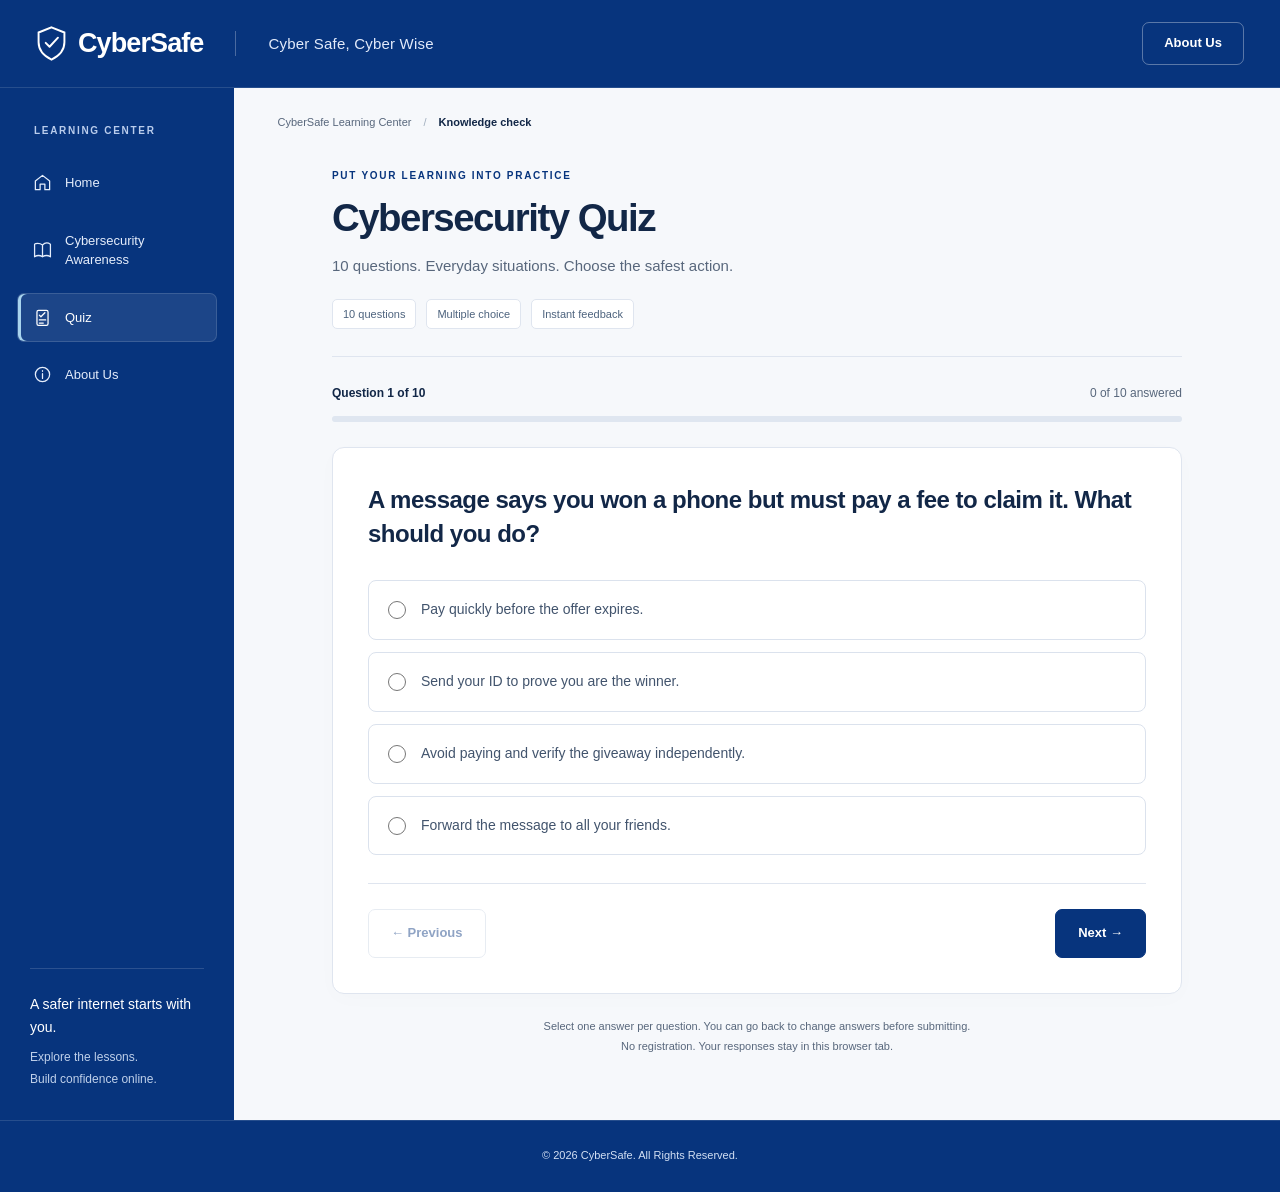
<file: quiz.html>
<!doctype html>
<html lang="en">
  <head>
    <meta charset="UTF-8" />
    <meta name="viewport" content="width=device-width, initial-scale=1.0" />
    <meta
      name="description"
      content="CyberSafe helps students, teachers, and internet users recognize online threats and practice safer digital habits."
    />
    <title>Cybersecurity Quiz | CyberSafe</title>
    <link rel="icon" href="assets/images/logo.svg" type="image/svg+xml" />
    <link rel="stylesheet" href="assets/css/style.css" />
    <script src="assets/js/script.js" defer></script>
  </head>
  <body>
    <a class="skip-link" href="#main-content">Skip to main content</a>
    <header class="site-header">
      <a class="brand" href="index.html"
        ><img
          src="assets/images/logo.svg"
          alt=""
          width="31"
          height="37"
        />CyberSafe</a
      >
      <span class="tagline">Cyber Safe, Cyber Wise</span>
      <a class="header-about" href="about.html">About Us</a>
      <button
        class="menu-toggle"
        type="button"
        aria-controls="primary-navigation"
        aria-expanded="false"
      >
        ☰ <span>Menu</span>
      </button>
    </header>
    <div class="site-layout">
      <aside class="sidebar" id="primary-navigation">
        <p class="nav-caption">Learning center</p>
        <nav aria-label="Primary navigation">
          <a class="nav-link" href="index.html"
            ><svg
              viewBox="0 0 24 24"
              fill="none"
              stroke="currentColor"
              stroke-width="1.6"
              stroke-linecap="round"
              stroke-linejoin="round"
              aria-hidden="true"
            >
              <path d="m3 10 9-7 9 7v11h-6v-7H9v7H3Z" /></svg
            ><span>Home</span></a
          >
          <a class="nav-link" href="awareness.html"
            ><svg
              viewBox="0 0 24 24"
              fill="none"
              stroke="currentColor"
              stroke-width="1.6"
              stroke-linecap="round"
              stroke-linejoin="round"
              aria-hidden="true"
            >
              <path
                d="M12 5C8 2 3 3 2 4v16c3-2 7-2 10 0 3-2 7-2 10 0V4c-3-2-7-2-10 1Zm0 0v15"
              /></svg
            ><span>Cybersecurity Awareness</span></a
          >
          <a class="nav-link" href="quiz.html" aria-current="page"
            ><svg
              viewBox="0 0 24 24"
              fill="none"
              stroke="currentColor"
              stroke-width="1.6"
              stroke-linecap="round"
              stroke-linejoin="round"
              aria-hidden="true"
            >
              <rect x="5" y="3" width="14" height="19" rx="2" />
              <path d="m8 9 2 2 5-5M8 15h8m-8 4h5" /></svg
            ><span>Quiz</span></a
          >
          <a class="nav-link" href="about.html"
            ><svg
              viewBox="0 0 24 24"
              fill="none"
              stroke="currentColor"
              stroke-width="1.6"
              stroke-linecap="round"
              stroke-linejoin="round"
              aria-hidden="true"
            >
              <circle cx="12" cy="12" r="9" />
              <path d="M12 11v6m0-10v1" /></svg
            ><span>About Us</span></a
          >
        </nav>
        <p class="sidebar-note">
          <strong>A safer internet starts with you.</strong>Explore the
          lessons.<br />Build confidence online.
        </p>
      </aside>
      <main id="main-content" tabindex="-1">
        <div class="content">
          <div class="page-context">
            <span>CyberSafe Learning Center</span
            ><span class="context-divider" aria-hidden="true">/</span
            ><span>Knowledge check</span>
          </div>
          <div class="quiz-wrap">
            <header class="page-heading">
              <p class="eyebrow">Put your learning into practice</p>
              <h1>Cybersecurity Quiz</h1>
              <p class="intro">
                10 questions. Everyday situations. Choose the safest action.
              </p>
              <div class="page-tags">
                <span>10 questions</span><span>Multiple choice</span
                ><span>Instant feedback</span>
              </div>
            </header>
            <noscript
              ><div class="panel">
                Please enable JavaScript to take the quiz. You can still read
                all <a href="awareness.html">cybersecurity lessons</a>.
              </div></noscript
            >
            <section id="quiz-section" hidden aria-label="Cybersecurity quiz">
              <div class="quiz-meta">
                <span id="question-progress" aria-live="polite"></span
                ><span id="answered-count"></span>
              </div>
              <progress
                id="quiz-progress"
                max="10"
                value="0"
                aria-label="Questions answered"
              ></progress>
              <form id="quiz-form" class="panel quiz-panel" novalidate>
                <fieldset>
                  <legend id="question-title" tabindex="-1"></legend>
                  <div id="answer-options" class="answers"></div>
                </fieldset>
                <div
                  id="answer-feedback"
                  role="status"
                  aria-live="polite"
                  aria-atomic="true"
                ></div>
                <p id="quiz-error" class="error" role="alert" hidden></p>
                <div class="quiz-actions">
                  <button
                    class="button secondary"
                    id="previous-button"
                    type="button"
                  >
                    ← Previous</button
                  ><button class="button" id="next-button" type="button">
                    Next →</button
                  ><button
                    class="button"
                    id="submit-button"
                    type="submit"
                    hidden
                  >
                    Submit Quiz
                  </button>
                </div>
              </form>
              <p class="quiz-note">
                Select one answer per question. You can go back to change
                answers before submitting.<br />No registration. Your responses
                stay in this browser tab.
              </p>
            </section>
            <section
              id="quiz-results"
              hidden
              aria-labelledby="results-title"
            ></section>
          </div>
        </div>
      </main>
    </div>
    <footer class="site-footer">© 2026 CyberSafe. All Rights Reserved.</footer>
  </body>
</html>
</file>
<file: assets/css/style.css>
﻿/* Shared design tokens */
:root {
  --blue: #07347d;
  --navy: #122747;
  --paper: #f6f8fb;
  --muted: #58677c;
  --line: #dfe5ef;
  --light: #edf3fc;
  --white: #fff;
  --teal: #166d69;
  --radius: 12px;
}
* { box-sizing: border-box; }
body { margin: 0; color: var(--navy); background: var(--paper); font-family: 'Segoe UI', Arial, sans-serif; font-size: 16px; line-height: 1.7; -webkit-font-smoothing: antialiased; }
a { color: var(--blue); text-underline-offset: 4px; }
button, input { font: inherit; }
button, a { -webkit-tap-highlight-color: transparent; }
:focus-visible { outline: 3px solid #bd790a; outline-offset: 5px; }
[hidden] { display: none !important; }
h1, h2, h3, p { margin-top: 0; }
h1, h2, h3 { color: var(--navy); }
h1 { font-size: clamp(36px, 3.6vw, 57px); font-weight: 750; line-height: 1.13; letter-spacing: -2.1px; margin-bottom: 22px; }
h2 { font-size: 26px; font-weight: 700; line-height: 1.3; letter-spacing: -.7px; margin-bottom: 14px; }
h3 { font-size: 17px; line-height: 1.4; margin-bottom: 10px; }
p { margin-bottom: 18px; }
ul, ol { padding-left: 21px; }
li { margin-bottom: 7px; }
.muted, .intro { color: var(--muted); }
.intro { max-width: 680px; }
.skip-link { position: fixed; top: -100px; left: 16px; background: white; padding: 10px 18px; z-index: 10; border-radius: 5px; }
.skip-link:focus { top: 12px; }

/* Header and primary navigation */
.site-header { min-height: 88px; padding: 20px 36px; background: var(--blue); color: white; display: flex; align-items: center; gap: 32px; border-bottom: 1px solid #ffffff20; }
.brand { display: inline-flex; align-items: center; gap: 11px; color: white; font-size: 27px; font-weight: 750; text-decoration: none; letter-spacing: -.9px; }
.brand img { width: 31px; height: 37px; }
.tagline { border-left: 1px solid #ffffff45; padding-left: 32px; color: #e2eafa; font-size: 15px; letter-spacing: .2px; }
.header-about { margin-left: auto; padding: 9px 21px; border: 1px solid #ffffff55; border-radius: 7px; color: white; font-size: 13px; font-weight: 600; text-decoration: none; white-space: nowrap; }
.header-about:hover { background: #ffffff15; }
.menu-toggle { display: none; }
.site-layout { display: grid; grid-template-columns: 234px minmax(0, 1fr); min-height: calc(100vh - 160px); }
.sidebar { background: var(--blue); color: white; padding: 34px 17px 30px; display: flex; flex-direction: column; }
.nav-caption { margin: 0 17px 19px; color: #b9ccec; text-transform: uppercase; letter-spacing: 1.7px; font-size: 10px; font-weight: 600; }
.sidebar nav { display: grid; gap: 8px; position: sticky; top: 25px; }
.nav-link { display: flex; align-items: center; gap: 13px; padding: 14px 15px; color: #e5edfb; text-decoration: none; border: 1px solid transparent; border-radius: 7px; font-size: 13px; font-weight: 500; line-height: 1.5; }
.nav-link svg { flex-shrink: 0; width: 19px; height: 19px; }
.nav-link:hover { background: #ffffff0e; color: white; }
.nav-link[aria-current='page'] { background: #ffffff16; border-color: #ffffff22; color: white; box-shadow: inset 3px 0 #a8d4ee; }
.sidebar-note { margin: auto 13px 0; padding: 24px 0 0; border-top: 1px solid #ffffff25; color: #bfd0ea; font-size: 12px; line-height: 1.8; max-width: 180px; }
.sidebar-note strong { color: white; display: block; font-size: 14px; font-weight: 500; margin-bottom: 9px; line-height: 1.6; }
main { min-width: 0; padding: 25px clamp(25px, 3.4vw, 64px) 45px; }
.content { max-width: 1300px; margin: 0 auto; }
.page-context { display: flex; flex-wrap: wrap; align-items: center; gap: 12px; font-size: 11px; color: var(--muted); margin-bottom: 25px; }
.page-context > span:last-child { color: var(--navy); font-weight: 600; }
.context-divider { color: #a2afbf; }
.eyebrow { color: var(--blue); text-transform: uppercase; font-size: 10px; font-weight: 700; letter-spacing: 1.7px; margin: 0 0 12px; }
.button { display: inline-flex; align-items: center; justify-content: center; gap: 20px; min-height: 48px; padding: 12px 22px; background: var(--blue); color: white; border: 1px solid var(--blue); border-radius: 7px; font-weight: 600; font-size: 13px; text-decoration: none; cursor: pointer; }
.button:hover { background: #16488e; border-color: #16488e; }
.button.secondary { color: var(--blue); background: white; border-color: #cbd5e3; }
.button.secondary:hover { background: var(--light); }
.button:disabled { opacity: .45; cursor: not-allowed; }
.text-button { display: inline-flex; gap: 12px; align-items: center; min-height: 48px; color: var(--navy); font-size: 13px; font-weight: 600; text-decoration: none; }
.text-button:hover { text-decoration: underline; }

/* Home: an introduction, topic library, and knowledge check */
.hero { display: grid; grid-template-columns: 1.35fr 1fr; gap: 35px; align-items: center; padding: clamp(25px, 3vw, 46px); border: 1px solid #dce5f1; border-radius: var(--radius); background: #edf3fa; }
.hero h1 { max-width: 560px; }
.heading-accent { color: var(--blue); }
.hero p.intro { max-width: 500px; font-size: 15px; line-height: 1.85; margin-bottom: 24px; }
.hero-actions { display: flex; align-items: center; flex-wrap: wrap; gap: 20px; }
.hero-note { margin: 19px 0 0; display: flex; flex-wrap: wrap; gap: 8px; color: var(--muted); font-size: 11px; }
.hero-note > span:first-child { color: var(--teal); font-weight: 700; }
.note-divider { margin: 0 2px; }
.hero-art { position: relative; display: flex; flex-direction: column; background: #ffffffb8; border: 1px solid #d6e1ef; border-radius: 11px; box-shadow: 0 10px 28px #12336b06; overflow: hidden; }
.art-topline { display: flex; align-items: center; gap: 7px; border-bottom: 1px solid #e2e9f2; padding: 13px 15px; color: #556781; font: 9px/1.5 Consolas, monospace; letter-spacing: .5px; white-space: nowrap; }
.art-dot { width: 6px; height: 6px; background: #2c8c78; border-radius: 50%; }
.art-window-dots { color: #9cafc9; letter-spacing: 2px; margin-left: auto; }
.security-diagram { position: relative; height: 240px; display: grid; place-items: center; overflow: hidden; background-image: radial-gradient(#b0c4df65 .8px, transparent .8px); background-size: 16px 16px; }
.diagram-orbit { position: absolute; width: 210px; height: 210px; border: 1px dashed #b6c9df; border-radius: 50%; }
.diagram-orbit.inner { width: 150px; height: 150px; border-style: solid; border-color: #e2e9f2; }
.diagram-connection { position: absolute; background: #d2deed; }
.diagram-connection.horizontal { width: 240px; height: 1px; }
.diagram-connection.vertical { width: 1px; height: 220px; }
.hero-ring { z-index: 1; width: 108px; height: 120px; border: 1px solid #c5d5e9; border-radius: 23px; display: grid; place-items: center; background: #f2f7ff; box-shadow: 0 8px 22px #07347d0b; }
.hero-ring svg { width: 64px; height: 74px; color: var(--blue); }
.diagram-node { position: absolute; z-index: 1; display: grid; place-items: center; width: 36px; height: 36px; border-radius: 9px; border: 1px solid #d0dceb; background: white; color: var(--blue); font: 600 16px 'Segoe UI', sans-serif; }
.diagram-node svg { width: 19px; height: 19px; }
.node-lock { top: 9px; left: calc(50% - 18px); }
.node-mail { right: calc(50% - 123px); top: 102px; }
.node-id { left: calc(50% - 123px); top: 102px; font-size: 11px; }
.node-check { bottom: 9px; left: calc(50% - 18px); color: var(--teal); }
.art-bottomline { display: flex; justify-content: space-between; padding: 12px 15px; gap: 10px; font-size: 10px; border-top: 1px solid #e2e9f2; color: #586b84; }
.section-heading { display: flex; align-items: center; justify-content: space-between; gap: 15px; margin: 34px 0 20px; }
.section-heading h2 { margin: 0; font-size: 25px; }
.section-heading .eyebrow { margin-bottom: 6px; }
.section-description { color: var(--muted); font-size: 13px; margin: 7px 0 0; }
.section-count { color: #536984; font: 10px Consolas, monospace; text-transform: uppercase; letter-spacing: .7px; padding: 7px 10px; border: 1px solid var(--line); border-radius: 5px; white-space: nowrap; }
.topics { display: grid; grid-template-columns: repeat(5, minmax(0, 1fr)); gap: 14px; }
.topic-card { position: relative; display: flex; flex-direction: column; padding: 20px 17px 16px; background: white; border: 1px solid var(--line); border-radius: 9px; color: inherit; text-decoration: none; }
.topic-card:hover { border-color: #9cafc9; box-shadow: 0 5px 18px #17356109; }
.topic-number { color: #69768a; font: 9px/1.5 Consolas, monospace; letter-spacing: 1px; margin-bottom: 18px; }
.icon-box { width: 43px; height: 43px; border-radius: 10px; background: var(--light); color: var(--blue); display: grid; place-items: center; margin-bottom: 19px; }
.icon-box svg { width: 23px; height: 23px; }
.topic-1 .icon-box { background: #fff4e4; color: #926017; }
.topic-2 .icon-box { background: #eaf1ff; color: #365caf; }
.topic-3 .icon-box { background: #e7f4f0; color: #267061; }
.topic-4 .icon-box { background: #f1edfb; color: #7355a7; }
.topic-5 .icon-box { background: #eaf3fa; color: #386784; }
.topic-card h3 { font-size: 15px; letter-spacing: -.2px; margin-bottom: 8px; }
.topic-card p { color: var(--muted); font-size: 12px; line-height: 1.8; margin-bottom: 21px; }
.card-link { color: var(--blue); font-size: 11px; font-weight: 600; margin-top: auto; border-top: 1px solid #edf0f5; padding-top: 13px; display: flex; justify-content: space-between; }
.quiz-cta { margin-top: 25px; padding: 29px 32px; background: var(--blue); border: 1px solid var(--blue); border-radius: var(--radius); display: flex; gap: 24px; align-items: center; justify-content: space-between; }
.quiz-cta h2 { color: white; font-size: 25px; margin-bottom: 7px; }
.quiz-cta .eyebrow { color: #b8d2f3; font-size: 9px; margin-bottom: 8px; }
.quiz-cta p { margin-bottom: 0; font-size: 13px; color: #d7e3f5; }
.quiz-cta .button { flex-shrink: 0; color: var(--blue); background: white; border-color: white; }
.quiz-cta .button:hover { background: #e9f0fc; }
.purpose { margin-top: 32px; display: grid; grid-template-columns: 1fr 1.65fr; gap: 35px; align-items: center; padding: 0 3px; }
.purpose h2 { font-size: 24px; margin-bottom: 0; }
.purpose .eyebrow { font-size: 9px; margin-bottom: 8px; }
.purpose p:not(.eyebrow) { font-size: 13px; line-height: 1.9; color: var(--muted); margin: 0; }
.site-footer { min-height: 72px; padding: 25px 32px; background: var(--blue); color: #d3e0f4; text-align: center; font-size: 11px; border-top: 1px solid #ffffff20; }

/* Learning and informational pages */
.page-heading { padding: 10px 0 27px; margin-bottom: 26px; border-bottom: 1px solid var(--line); }
.page-heading h1 { font-size: clamp(32px, 3vw, 44px); letter-spacing: -1.5px; margin-bottom: 14px; }
.page-heading .intro { font-size: 15px; margin-bottom: 0; }
.page-tags { display: flex; flex-wrap: wrap; gap: 10px; margin-top: 20px; }
.page-tags span { background: white; color: #4d637e; border: 1px solid var(--line); border-radius: 5px; font-size: 11px; padding: 5px 10px; }
.topic-jumps { display: flex; flex-wrap: wrap; gap: 8px; padding: 0; margin: 0 0 28px; list-style: none; }
.topic-jumps li { margin: 0; }
.topic-jumps a { display: block; padding: 10px 14px; border: 1px solid #d4deeb; border-radius: 6px; text-decoration: none; background: white; font-size: 12px; font-weight: 500; }
.topic-jumps a:hover { border-color: var(--blue); background: var(--light); }
.lesson, .panel { background: white; border: 1px solid var(--line); border-radius: var(--radius); padding: 30px; margin-bottom: 22px; scroll-margin-top: 25px; }
.lesson-title { display: flex; align-items: center; gap: 13px; margin-bottom: 19px; }
.lesson-title .icon-box { margin: 0; flex-shrink: 0; }
.lesson-number { color: #6f8097; font: 12px Consolas, monospace; padding-right: 8px; }
.lesson-title h2 { margin: 0; font-size: 23px; letter-spacing: -.5px; }
.lesson > p { color: var(--muted); font-size: 14px; max-width: 900px; }
.lesson-grid { display: grid; grid-template-columns: 1fr 1fr; gap: 28px; font-size: 14px; margin-top: 24px; }
.lesson-grid > div { background: #f7f9fc; padding: 21px 23px; border: 1px solid #ebeff5; border-radius: 8px; }
.lesson-grid > div:last-child { background: #f2f8f6; border-color: #e2eeea; }
.lesson-grid h3 { font-size: 13px; margin-bottom: 11px; }
.lesson-grid > div:last-child h3 { color: #22644f; }
.lesson-grid ul { margin: 0; color: var(--muted); font-size: 13px; }
.lesson-grid li::marker { color: #7d91af; }
.source { font-size: 11px !important; margin: 23px 0 0; color: var(--muted); }
.lesson .source { border-top: 1px solid #edf0f5; padding-top: 15px; max-width: none; }
.example { background: #fff9ee; border: 1px solid #eadbbd; border-left: 3px solid #b07c21; border-radius: 6px; margin: 22px 0; padding: 19px 23px; font-size: 14px; }
.example p { margin-bottom: 9px; }
.example strong { color: #815b19; font-size: 12px; }
.example small { color: #6a624f; }
.two-column { display: grid; grid-template-columns: 1fr 1fr; gap: 22px; }
.two-column .panel { margin: 0; }
.panel h2 { font-size: 23px; }
.panel p, .panel li { font-size: 14px; color: var(--muted); }
.panel p:last-child, .panel ul:last-child, .panel ol:last-child { margin-bottom: 0; }
.about-stack { display: grid; gap: 22px; }
.about-stack > .panel { margin: 0; }
.members { display: grid; grid-template-columns: repeat(5, 1fr); gap: 12px; padding: 0; list-style: none; margin-bottom: 0; }
.members li { display: flex; flex-direction: column; align-items: center; gap: 14px; margin: 0; padding: 23px 12px; background: #f7f9fc; border: 1px solid #e5ebf3; border-radius: 8px; color: var(--navy); font-size: 13px; }
.members li::before { content: ''; width: 37px; height: 37px; border-radius: 50%; background: radial-gradient(circle at 50% 34%, #8598b5 0 5px, transparent 5.5px), radial-gradient(ellipse at 50% 92%, #8598b5 0 11px, transparent 11.5px), #e8eef7; }
.ethics-grid { display: grid; grid-template-columns: repeat(2, 1fr); gap: 14px; margin-top: 23px; }
.ethics-grid > div { padding: 20px; border: 1px solid #e6ebf3; border-radius: 8px; }
.ethics-grid h3 { font-size: 14px; margin-bottom: 7px; }
.ethics-grid p { font-size: 13px; }
.references li { margin-bottom: 17px; padding-left: 5px; }
.references li::marker { color: #55749f; font-weight: 600; }
.references a { overflow-wrap: anywhere; }

/* Quiz, answer selection, and result review */
.quiz-wrap { max-width: 850px; margin: 0 auto; }
.quiz-meta { display: flex; justify-content: space-between; font-size: 12px; margin-bottom: 12px; gap: 15px; color: var(--muted); }
#question-progress { font-weight: 600; color: var(--navy); }
progress { width: 100%; height: 6px; display: block; border: none; border-radius: 10px; overflow: hidden; background: #dfe6f0; accent-color: var(--blue); margin-bottom: 25px; }
progress::-webkit-progress-bar { background: #dfe6f0; }
progress::-webkit-progress-value { background: var(--blue); }
.quiz-panel { padding: 35px; box-shadow: 0 5px 22px #1d365a04; }
fieldset { border: 0; margin: 0; padding: 0; min-width: 0; }
legend { font-size: 24px; font-weight: 650; line-height: 1.45; letter-spacing: -.5px; margin-bottom: 28px; padding: 0; width: 100%; }
.answers { display: grid; gap: 12px; }
.answer { display: flex; align-items: center; gap: 15px; padding: 17px 19px; border: 1px solid #dbe2ed; border-radius: 8px; cursor: pointer; font-size: 14px; color: #42546d; }
.answer:hover { background: #f7f9fc; border-color: #a6b6ce; }
.answer:has(input:checked) { border-color: var(--blue); background: #edf3fd; color: var(--blue); box-shadow: inset 0 0 0 1px var(--blue); }
.answer:has(input:focus-visible) { outline: 3px solid #bd790a; outline-offset: 3px; }
.answer input { width: 18px; height: 18px; accent-color: var(--blue); flex-shrink: 0; margin: 0; }
.answer-feedback { margin-top: 20px; padding: 19px 21px; background: #fff9ee; border: 1px solid #eadbbd; border-left: 3px solid #b07c21; border-radius: 8px; }
.answer-feedback h3 { color: #815b19; font-size: 14px; margin-bottom: 10px; }
.answer-feedback p { font-size: 13px; color: #625a49; margin-bottom: 10px; }
.answer-feedback .feedback-correct-answer { color: var(--navy); font-weight: 600; }
.answer-feedback p:last-child { margin-bottom: 0; }
.quiz-actions { display: flex; justify-content: space-between; gap: 12px; margin-top: 28px; padding-top: 25px; border-top: 1px solid var(--line); }
.quiz-note { color: var(--muted); font-size: 11px; text-align: center; line-height: 1.9; }
.error { color: #a12525; font-size: 13px; margin-top: 18px; }
.score-panel { text-align: center; background: #edf3fb; padding: 35px; border: 1px solid #cfdced; border-radius: var(--radius); margin-bottom: 32px; }
.score-panel h2 { font-size: 25px; }
.score { color: var(--blue); font-size: 61px; font-weight: 750; letter-spacing: -2px; margin-bottom: 12px; line-height: 1.2; }
.score-panel > p:not(.score):not(.eyebrow) { font-size: 14px; color: var(--muted); }
.review-item { padding: 24px 27px; border: 1px solid var(--line); border-left: 3px solid #ac3d3d; background: white; margin-bottom: 15px; border-radius: 8px; }
.review-item.correct { border-left-color: #2a7a58; }
.review-item h3 { font-size: 17px; }
.review-item p { font-size: 13px; margin-bottom: 8px; }
.review-item .muted { padding-top: 10px; margin-top: 12px; border-top: 1px solid #edf0f5; }
.review-status { color: #a12525; font-size: 11px !important; font-weight: 600; }
.correct .review-status { color: #24633f; }

/* Responsive layouts */
@media (min-width: 1600px) {
  .site-layout { grid-template-columns: 258px minmax(0, 1fr); }
  .site-header { padding-inline: 42px; }
  main { padding-top: 30px; }
  .hero { min-height: 395px; }
  .topic-card { padding: 23px 22px 19px; }
}
@media (max-width: 1200px) {
  .site-layout { grid-template-columns: 210px minmax(0, 1fr); }
  .sidebar { padding-inline: 12px; }
  .hero { grid-template-columns: 1.3fr 1fr; padding: 29px; gap: 23px; }
  h1 { font-size: 42px; }
  .hero-art { min-width: 0; }
  .art-topline { font-size: 8px; letter-spacing: 0; padding-inline: 10px; }
  .art-window-dots { display: none; }
  .topics { grid-template-columns: repeat(3, minmax(0, 1fr)); }
  .topic-card { padding: 20px; }
}
@media (max-width: 960px) {
  .hero { grid-template-columns: 1fr; }
  .hero-art { display: none; }
  .hero h1 { max-width: none; }
  .tagline { font-size: 13px; }
  .site-header { padding-inline: 25px; gap: 25px; }
  .tagline { padding-left: 25px; }
  .topics { grid-template-columns: repeat(2, minmax(0, 1fr)); }
  .topic-card:last-child { grid-column: 1 / -1; }
  .lesson-grid, .two-column { grid-template-columns: 1fr; gap: 15px; }
  .members { grid-template-columns: repeat(3, 1fr); }
  .purpose { grid-template-columns: 1fr; gap: 15px; }
  .purpose h2 br { display: none; }
}
@media (max-width: 700px) {
  .site-header { min-height: 95px; padding: 15px 20px; gap: 14px; flex-wrap: wrap; }
  .brand { font-size: 24px; }
  .brand img { width: 26px; height: 31px; }
  .tagline { order: 3; width: 100%; border: 0; padding: 0; font-size: 11px; margin-top: -7px; color: #d6e1f1; }
  .header-about { display: none; }
  .menu-toggle { display: inline-flex; gap: 7px; align-items: center; margin-left: auto; background: #ffffff0b; color: white; border: 1px solid #ffffff55; border-radius: 6px; padding: 8px 12px; min-height: 44px; cursor: pointer; font-size: 12px; }
  .site-layout { display: block; min-height: calc(100vh - 167px); }
  .sidebar { padding: 18px 17px; }
  .sidebar-note { display: none; }
  .nav-caption { margin-bottom: 10px; }
  .sidebar nav { position: static; gap: 4px; }
  body.js-ready .sidebar { display: none; }
  body.js-ready .sidebar.is-open { display: flex; }
  main { padding: 20px 18px 32px; }
  .page-context { font-size: 10px; gap: 9px; margin-bottom: 19px; }
  h1 { font-size: clamp(32px, 8.3vw, 42px); letter-spacing: -1.3px; }
  .hero { padding: 27px 22px; border-radius: 10px; }
  .hero .eyebrow { font-size: 8px; letter-spacing: 1.1px; }
  .hero p.intro { font-size: 14px; line-height: 1.85; }
  .hero-actions { gap: 7px 19px; }
  .hero-note { font-size: 10px; margin-top: 15px; gap: 6px; }
  .text-button, .button { font-size: 12px; }
  .section-heading { align-items: flex-start; margin: 28px 0 17px; }
  .section-heading h2 { font-size: 23px; }
  .section-description { font-size: 12px; }
  .section-count { display: none; }
  .topics { grid-template-columns: 1fr; gap: 13px; }
  .topic-card { padding: 20px 22px; }
  .topic-card:last-child { grid-column: auto; }
  .topic-number { position: absolute; right: 21px; top: 24px; }
  .topic-card .icon-box { margin-bottom: 15px; }
  .topic-card h3 { font-size: 18px; }
  .topic-card p { font-size: 14px; margin-bottom: 17px; }
  .card-link { font-size: 12px; }
  .quiz-cta { padding: 25px; flex-direction: column; align-items: flex-start; gap: 21px; }
  .quiz-cta h2 { font-size: 25px; }
  .purpose { margin-top: 28px; padding-inline: 4px; gap: 13px; }
  .purpose h2 { font-size: 23px; }
  .purpose p:not(.eyebrow) { font-size: 13px; }
  .page-heading { padding-top: 5px; padding-bottom: 23px; }
  .page-heading h1 { font-size: 32px; overflow-wrap: anywhere; }
  .page-heading .intro { font-size: 14px; }
  .page-tags { gap: 7px; }
  .page-tags span { font-size: 10px; padding-inline: 8px; }
  .lesson, .panel { padding: 23px 20px; }
  .lesson-title { gap: 10px; flex-wrap: wrap; }
  .lesson-title h2 { font-size: 21px; flex-basis: 100%; }
  .lesson-number { padding-right: 3px; }
  .lesson-grid { margin-top: 20px; }
  .lesson-grid > div { padding: 18px; }
  .lesson-grid ul { font-size: 13px; }
  .ethics-grid { grid-template-columns: 1fr; gap: 12px; }
  .members { grid-template-columns: repeat(2, 1fr); }
  .topic-jumps { gap: 7px; }
  .topic-jumps a { min-height: 44px; padding-inline: 11px; font-size: 11px; }
  .quiz-panel { padding: 25px 19px; }
  legend { font-size: 21px; letter-spacing: -.3px; margin-bottom: 23px; }
  .answer { padding: 15px 13px; gap: 11px; font-size: 13px; }
  .quiz-actions .button { padding-inline: 14px; }
  .quiz-note { text-align: left; }
  .score-panel { padding: 28px 21px; }
  .review-item { padding: 22px 20px; }
  .site-footer { padding-inline: 18px; }
}
@media (prefers-reduced-motion: reduce) {
  *, *::before, *::after { scroll-behavior: auto !important; }
}
</file>
